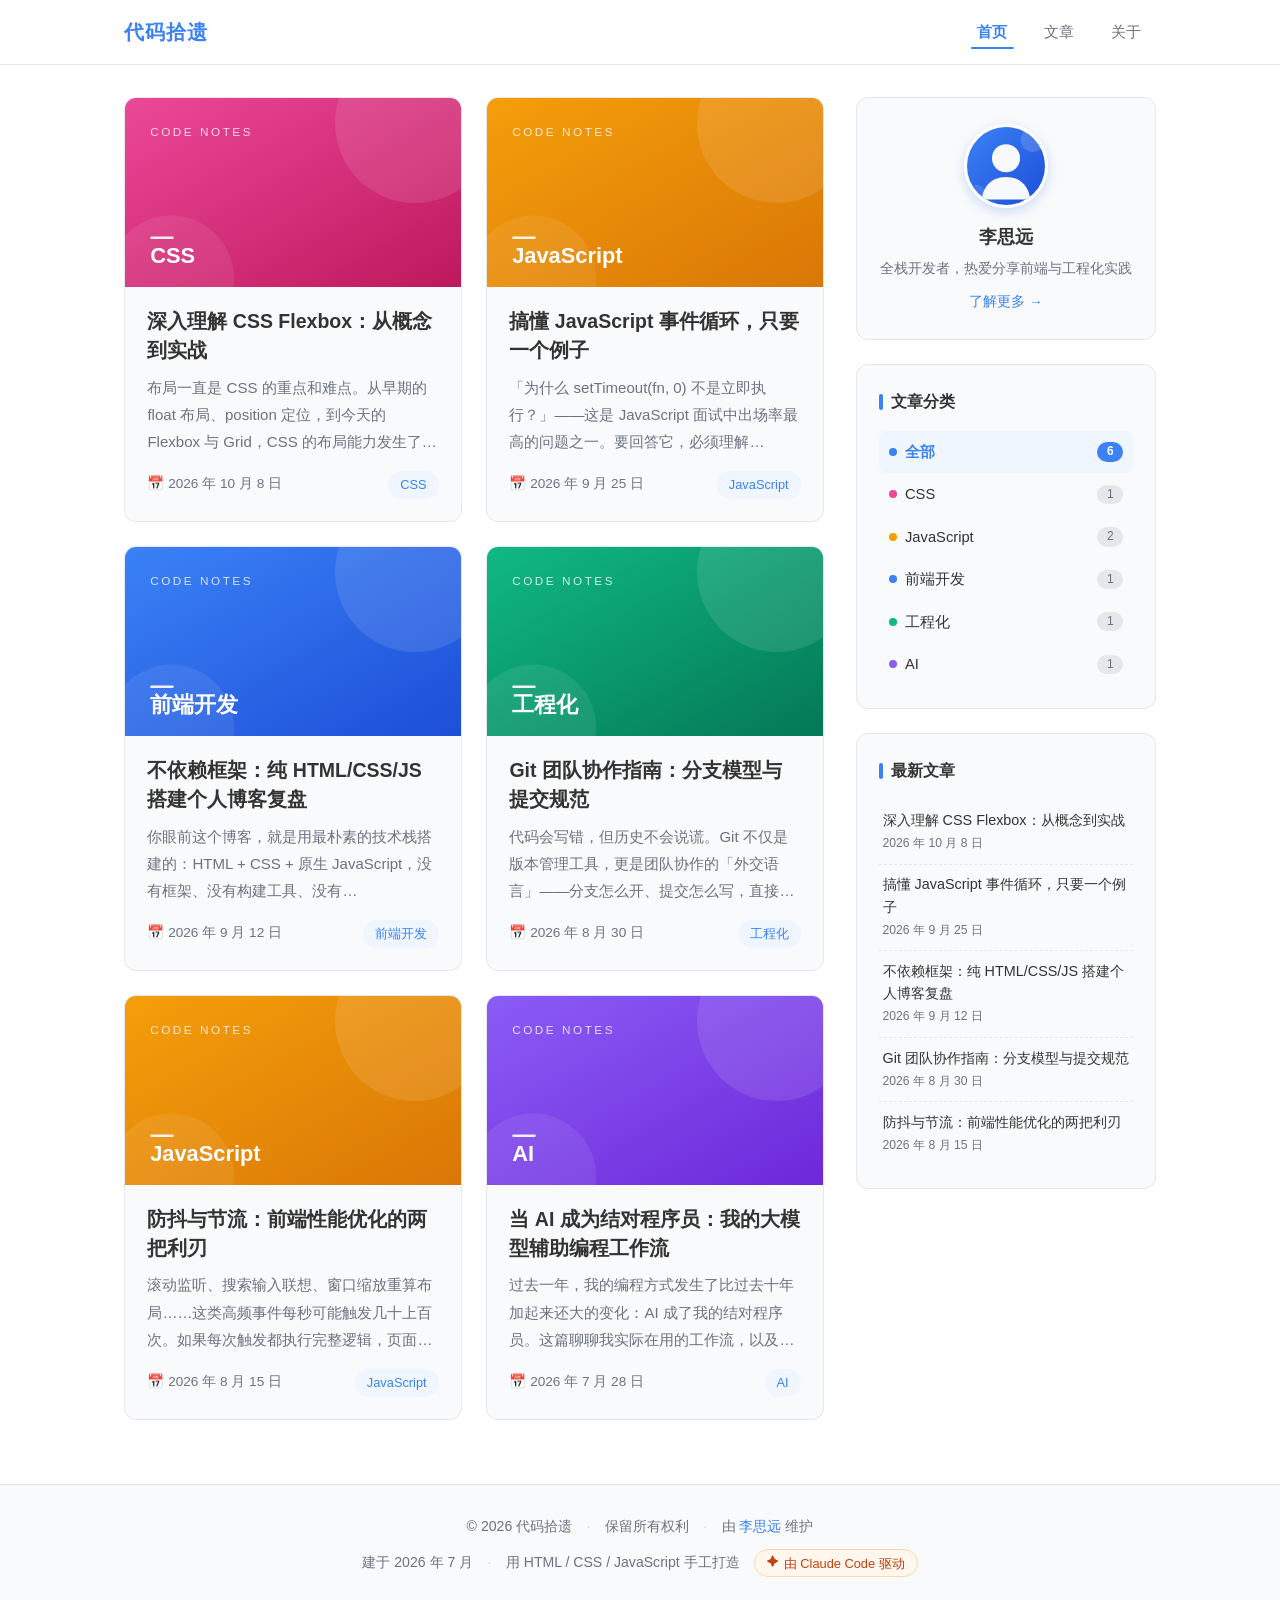
<file: index.html>
<!DOCTYPE html>
<html lang="zh-CN">
<head>
  <meta charset="UTF-8">
  <meta name="viewport" content="width=device-width, initial-scale=1.0">
  <meta name="description" content="代码拾遗 - 李思远的个人技术博客，分享前端开发、JavaScript、工程化与 AI 的实践经验">
  <title>代码拾遗 - 个人技术博客</title>
  <link rel="icon" href="assets/avatar.svg" type="image/svg+xml">
  <link rel="stylesheet" href="css/style.css">
</head>
<body data-page="home">

  <!-- ===== 顶部导航栏 ===== -->
  <header class="site-header">
    <div class="container header-inner">
      <!-- 左侧：网站名称 / Logo -->
      <a href="index.html" class="logo">代码拾遗</a>
      <!-- 右侧：导航链接（当前页高亮由 main.js 控制） -->
      <nav class="main-nav" aria-label="主导航">
        <a href="index.html" class="nav-link" data-nav="home">首页</a>
        <a href="index.html#articles" class="nav-link" data-nav="articles">文章</a>
        <a href="about.html" class="nav-link" data-nav="about">关于</a>
      </nav>
    </div>
  </header>

  <!-- ===== 主体内容区：左文章列表 + 右侧边栏 ===== -->
  <main class="container main-layout">

    <!-- 左侧：文章列表（约 70% 宽度） -->
    <section class="article-list" id="articles" aria-label="文章列表">
      <!-- 分类筛选提示条（JS 渲染） -->
      <div id="filter-bar"></div>
      <!-- 文章卡片列表（JS 渲染） -->
      <div id="article-cards"></div>
    </section>

    <!-- 右侧：侧边栏（约 30% 宽度，移动端自动移至列表下方） -->
    <aside class="sidebar" aria-label="侧边栏">
      <!-- 个人信息卡片（JS 渲染） -->
      <div class="widget" id="widget-profile"></div>
      <!-- 文章分类列表 -->
      <div class="widget">
        <h3 class="widget-title">文章分类</h3>
        <ul class="category-list" id="category-list"></ul>
      </div>
      <!-- 最新文章列表 -->
      <div class="widget">
        <h3 class="widget-title">最新文章</h3>
        <ul class="recent-list" id="recent-list"></ul>
      </div>
    </aside>

  </main>

  <!-- ===== 页脚：版权信息 / 建站时间 / 驱动标识 ===== -->
  <footer class="site-footer">
    <div class="container">
      <!-- 第一行：版权信息 -->
      <p class="footer-meta">
        <span>© 2026 代码拾遗</span>
        <span class="sep">·</span>
        <span>保留所有权利</span>
        <span class="sep">·</span>
        <span>由 <a href="about.html">李思远</a> 维护</span>
      </p>
      <!-- 第二行：建站时间 + 技术栈 + AI 驱动标识 -->
      <p class="footer-sub">
        <span>建于 2026 年 7 月</span>
        <span class="sep">·</span>
        <span>用 HTML / CSS / JavaScript 手工打造</span>
        <a class="footer-badge" href="https://claude.com/product/claude-code" target="_blank" rel="noopener" title="了解 Claude Code">
          <span class="badge-icon" aria-hidden="true">✦</span>由 Claude Code 驱动
        </a>
      </p>
    </div>
  </footer>

  <!-- 返回顶部按钮（滚动超过一屏时由 JS 显示） -->
  <button class="back-to-top" id="back-to-top" type="button" aria-label="返回顶部" title="返回顶部">↑</button>

  <script src="js/data.js"></script>
  <script src="js/main.js"></script>
</body>
</html>
</file>
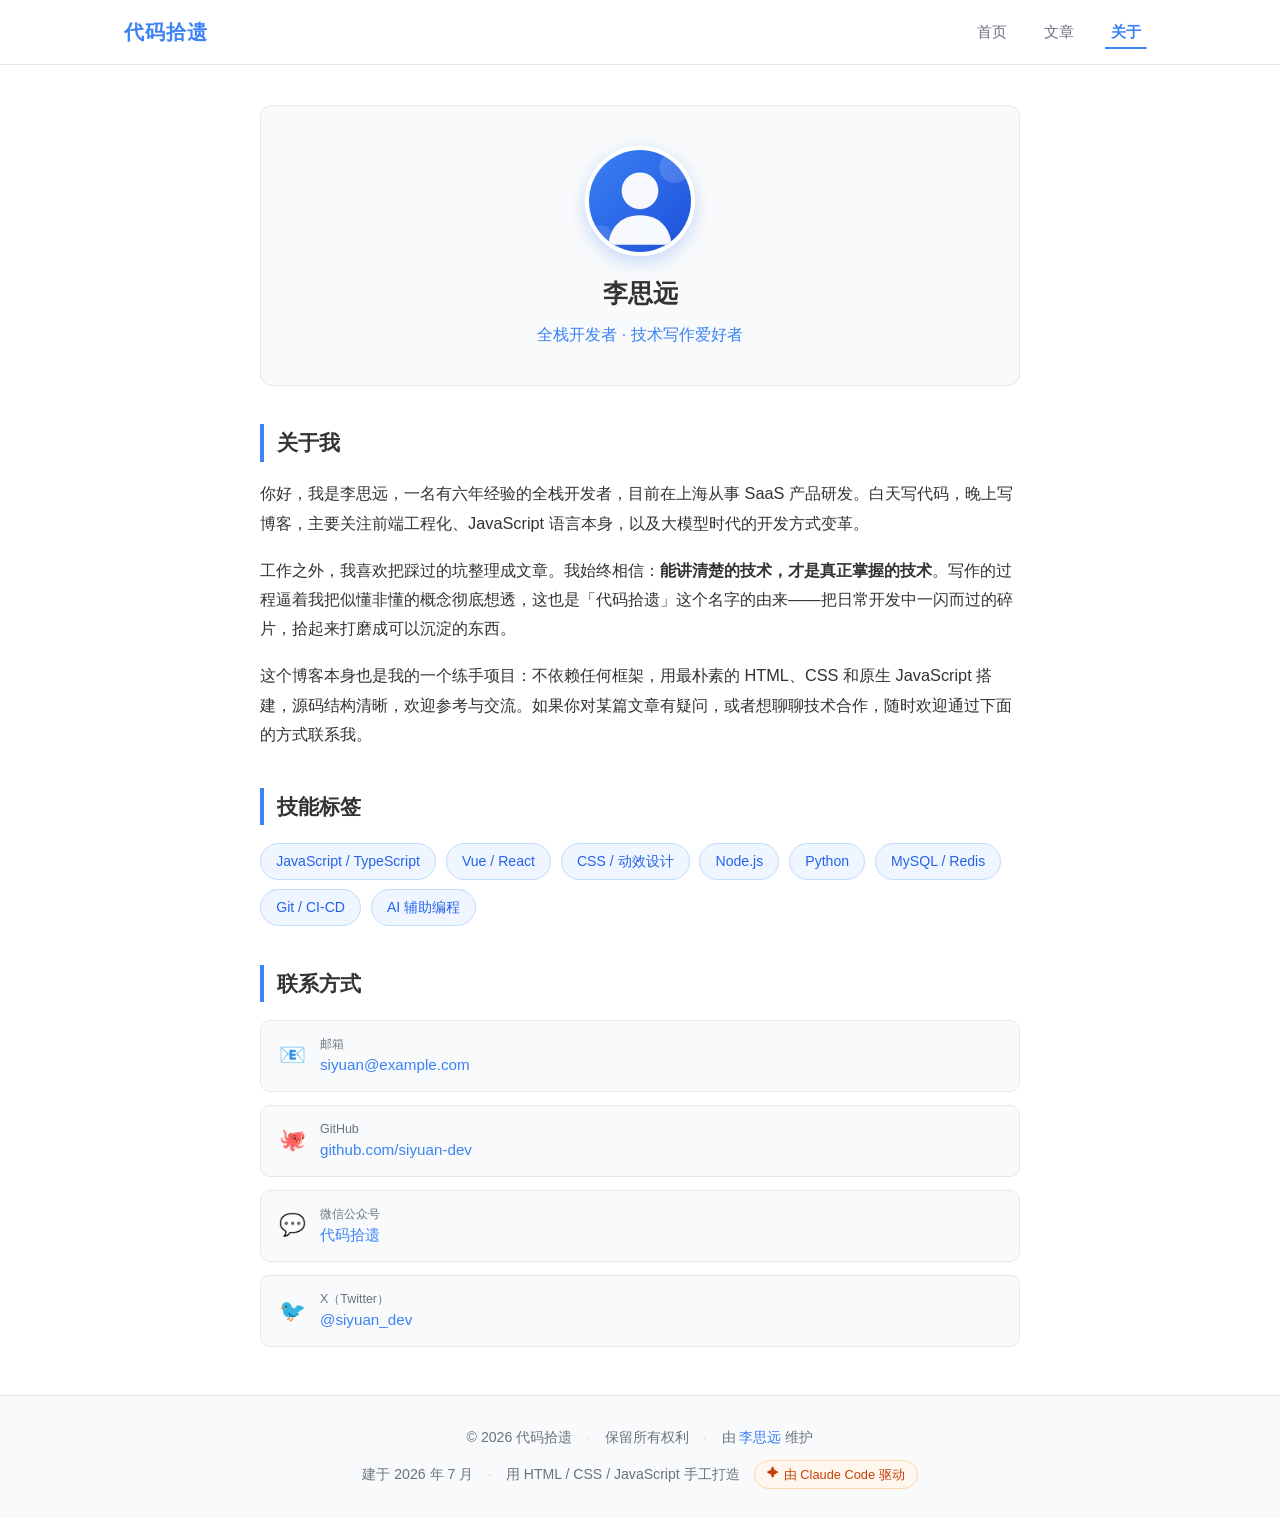
<file: about.html>
<!DOCTYPE html>
<html lang="zh-CN">
<head>
  <meta charset="UTF-8">
  <meta name="viewport" content="width=device-width, initial-scale=1.0">
  <meta name="description" content="关于李思远 - 全栈开发者，技术写作爱好者">
  <title>关于我 - 代码拾遗</title>
  <link rel="icon" href="assets/avatar.svg" type="image/svg+xml">
  <link rel="stylesheet" href="css/style.css">
</head>
<body data-page="about">

  <!-- ===== 顶部导航栏 ===== -->
  <header class="site-header">
    <div class="container header-inner">
      <a href="index.html" class="logo">代码拾遗</a>
      <nav class="main-nav" aria-label="主导航">
        <a href="index.html" class="nav-link" data-nav="home">首页</a>
        <a href="index.html#articles" class="nav-link" data-nav="articles">文章</a>
        <a href="about.html" class="nav-link" data-nav="about">关于</a>
      </nav>
    </div>
  </header>

  <!-- ===== 主体内容区 ===== -->
  <main class="container">
    <div class="about-wrap">

      <!-- 个人头像 + 姓名 + 一句话介绍 -->
      <section class="about-hero">
        <img class="about-avatar" src="assets/avatar.svg" alt="李思远的头像">
        <h1 class="about-name">李思远</h1>
        <p class="about-tagline">全栈开发者 · 技术写作爱好者</p>
      </section>

      <!-- 自我介绍（三段） -->
      <section class="about-section">
        <h2>关于我</h2>
        <p>你好，我是李思远，一名有六年经验的全栈开发者，目前在上海从事 SaaS 产品研发。白天写代码，晚上写博客，主要关注前端工程化、JavaScript 语言本身，以及大模型时代的开发方式变革。</p>
        <p>工作之外，我喜欢把踩过的坑整理成文章。我始终相信：<strong>能讲清楚的技术，才是真正掌握的技术</strong>。写作的过程逼着我把似懂非懂的概念彻底想透，这也是「代码拾遗」这个名字的由来——把日常开发中一闪而过的碎片，拾起来打磨成可以沉淀的东西。</p>
        <p>这个博客本身也是我的一个练手项目：不依赖任何框架，用最朴素的 HTML、CSS 和原生 JavaScript 搭建，源码结构清晰，欢迎参考与交流。如果你对某篇文章有疑问，或者想聊聊技术合作，随时欢迎通过下面的方式联系我。</p>
      </section>

      <!-- 技能标签列表 -->
      <section class="about-section">
        <h2>技能标签</h2>
        <ul class="skill-list">
          <li class="skill-tag">JavaScript / TypeScript</li>
          <li class="skill-tag">Vue / React</li>
          <li class="skill-tag">CSS / 动效设计</li>
          <li class="skill-tag">Node.js</li>
          <li class="skill-tag">Python</li>
          <li class="skill-tag">MySQL / Redis</li>
          <li class="skill-tag">Git / CI-CD</li>
          <li class="skill-tag">AI 辅助编程</li>
        </ul>
      </section>

      <!-- 联系方式 -->
      <section class="about-section">
        <h2>联系方式</h2>
        <ul class="contact-list">
          <li class="contact-item">
            <span class="contact-icon" aria-hidden="true">📧</span>
            <div class="contact-info">
              <span class="contact-label">邮箱</span>
              <a href="mailto:siyuan@example.com">siyuan@example.com</a>
            </div>
          </li>
          <li class="contact-item">
            <span class="contact-icon" aria-hidden="true">🐙</span>
            <div class="contact-info">
              <span class="contact-label">GitHub</span>
              <a href="https://github.com/siyuan-dev" target="_blank" rel="noopener">github.com/siyuan-dev</a>
            </div>
          </li>
          <li class="contact-item">
            <span class="contact-icon" aria-hidden="true">💬</span>
            <div class="contact-info">
              <span class="contact-label">微信公众号</span>
              <span class="contact-value">代码拾遗</span>
            </div>
          </li>
          <li class="contact-item">
            <span class="contact-icon" aria-hidden="true">🐦</span>
            <div class="contact-info">
              <span class="contact-label">X（Twitter）</span>
              <a href="https://x.com/siyuan_dev" target="_blank" rel="noopener">@siyuan_dev</a>
            </div>
          </li>
        </ul>
      </section>

    </div>
  </main>

  <!-- ===== 页脚：版权信息 / 建站时间 / 驱动标识 ===== -->
  <footer class="site-footer">
    <div class="container">
      <!-- 第一行：版权信息 -->
      <p class="footer-meta">
        <span>© 2026 代码拾遗</span>
        <span class="sep">·</span>
        <span>保留所有权利</span>
        <span class="sep">·</span>
        <span>由 <a href="about.html">李思远</a> 维护</span>
      </p>
      <!-- 第二行：建站时间 + 技术栈 + AI 驱动标识 -->
      <p class="footer-sub">
        <span>建于 2026 年 7 月</span>
        <span class="sep">·</span>
        <span>用 HTML / CSS / JavaScript 手工打造</span>
        <a class="footer-badge" href="https://claude.com/product/claude-code" target="_blank" rel="noopener" title="了解 Claude Code">
          <span class="badge-icon" aria-hidden="true">✦</span>由 Claude Code 驱动
        </a>
      </p>
    </div>
  </footer>

  <!-- 返回顶部按钮（滚动超过一屏时由 JS 显示） -->
  <button class="back-to-top" id="back-to-top" type="button" aria-label="返回顶部" title="返回顶部">↑</button>

  <script src="js/data.js"></script>
  <script src="js/main.js"></script>
</body>
</html>
</file>
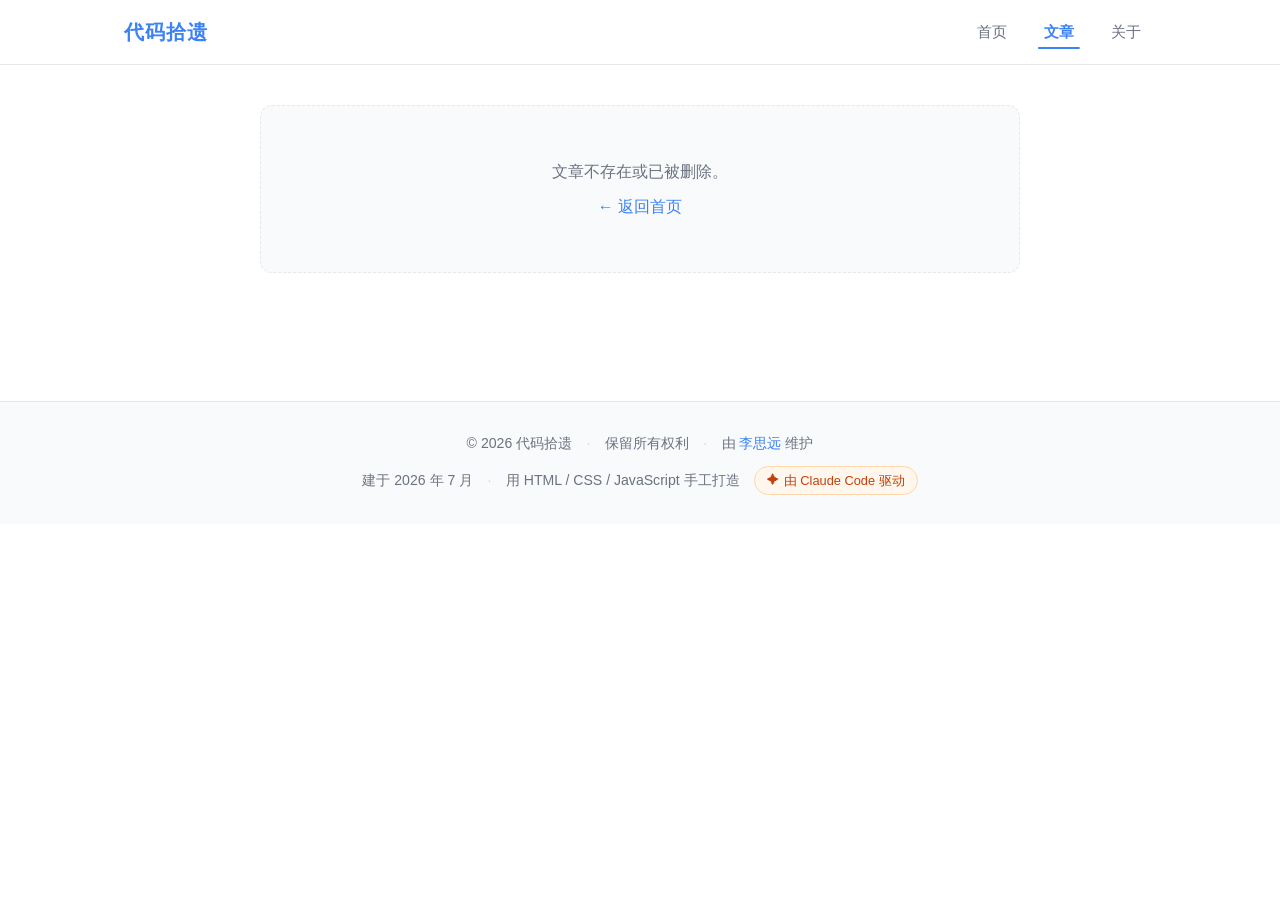
<file: article.html>
<!DOCTYPE html>
<html lang="zh-CN">
<head>
  <meta charset="UTF-8">
  <meta name="viewport" content="width=device-width, initial-scale=1.0">
  <meta name="description" content="代码拾遗 - 技术文章详情页">
  <title>文章详情 - 代码拾遗</title>
  <link rel="icon" href="assets/avatar.svg" type="image/svg+xml">
  <link rel="stylesheet" href="css/style.css">
</head>
<body data-page="article">

  <!-- ===== 顶部导航栏 ===== -->
  <header class="site-header">
    <div class="container header-inner">
      <a href="index.html" class="logo">代码拾遗</a>
      <nav class="main-nav" aria-label="主导航">
        <a href="index.html" class="nav-link" data-nav="home">首页</a>
        <a href="index.html#articles" class="nav-link" data-nav="articles">文章</a>
        <a href="about.html" class="nav-link" data-nav="about">关于</a>
      </nav>
    </div>
  </header>

  <!-- ===== 主体内容区 ===== -->
  <main class="container">
    <div class="article-wrap">

      <!-- 文章详情（JS 根据 URL 参数 ?id= 渲染）：
           顶部：标题、作者、发布日期、分类标签
           正文：支持标题、段落、代码块、图片 -->
      <article class="article-detail" id="article-detail">
        <noscript>本页面需要启用 JavaScript 才能加载文章内容。</noscript>
      </article>

      <!-- 底部导航：上一篇 / 下一篇 -->
      <nav class="article-pager" id="article-pager" aria-label="上一篇下一篇导航"></nav>

    </div>
  </main>

  <!-- ===== 页脚：版权信息 / 建站时间 / 驱动标识 ===== -->
  <footer class="site-footer">
    <div class="container">
      <!-- 第一行：版权信息 -->
      <p class="footer-meta">
        <span>© 2026 代码拾遗</span>
        <span class="sep">·</span>
        <span>保留所有权利</span>
        <span class="sep">·</span>
        <span>由 <a href="about.html">李思远</a> 维护</span>
      </p>
      <!-- 第二行：建站时间 + 技术栈 + AI 驱动标识 -->
      <p class="footer-sub">
        <span>建于 2026 年 7 月</span>
        <span class="sep">·</span>
        <span>用 HTML / CSS / JavaScript 手工打造</span>
        <a class="footer-badge" href="https://claude.com/product/claude-code" target="_blank" rel="noopener" title="了解 Claude Code">
          <span class="badge-icon" aria-hidden="true">✦</span>由 Claude Code 驱动
        </a>
      </p>
    </div>
  </footer>

  <!-- 返回顶部按钮（滚动超过一屏时由 JS 显示） -->
  <button class="back-to-top" id="back-to-top" type="button" aria-label="返回顶部" title="返回顶部">↑</button>

  <script src="js/data.js"></script>
  <script src="js/main.js"></script>
</body>
</html>
</file>
<file: css/style.css>
/* =========================================================
 * 代码拾遗 · 全站样式
 * 配色：白底 #ffffff / 主文字 #333333 / 强调 #3b82f6 / 卡片 #f9fafb
 * ========================================================= */

/* ---------- 变量与基础重置 ---------- */
:root {
  --bg: #ffffff;          /* 页面背景 */
  --text: #333333;        /* 主文字 */
  --text-light: #6b7280;  /* 次要文字 */
  --accent: #3b82f6;      /* 强调色 */
  --accent-dark: #2563eb; /* 强调色（悬停） */
  --accent-bg: #eff6ff;   /* 强调色浅背景 */
  --card-bg: #f9fafb;     /* 卡片背景 */
  --border: #e5e7eb;      /* 边框 */
  --radius: 12px;         /* 圆角 */
  --max-width: 1080px;    /* 内容最大宽度 */
  --line-height: 1.8;     /* 正文行高（阅读舒适） */
  --font-mono: Consolas, Monaco, "Courier New", monospace;
}

* {
  margin: 0;
  padding: 0;
  box-sizing: border-box;
}

html {
  scroll-behavior: smooth; /* 锚点平滑滚动 */
}

body {
  font-family: -apple-system, BlinkMacSystemFont, "Segoe UI", "PingFang SC",
    "Hiragino Sans GB", "Microsoft YaHei", sans-serif; /* 系统默认字体 */
  color: var(--text);
  background: var(--bg);
  line-height: var(--line-height);
  -webkit-font-smoothing: antialiased;
}

img {
  max-width: 100%;
  display: block;
}

a {
  color: inherit;
  text-decoration: none;
}

ul,
ol {
  list-style: none;
}

.container {
  max-width: var(--max-width);
  margin: 0 auto;
  padding: 0 1.5rem;
}

/* ---------- 顶部导航栏（吸顶式） ---------- */
/* position: sticky：页面往下滚动时，导航栏始终固定在顶部 */
.site-header {
  position: sticky;
  top: 0;
  z-index: 100;
  background: rgba(255, 255, 255, 0.92);
  backdrop-filter: blur(8px);
  border-bottom: 1px solid var(--border);
  transition: box-shadow 0.25s ease;
}

/* 页面滚动后加深投影，突出吸顶层次（由 main.js 切换） */
.site-header.scrolled {
  box-shadow: 0 2px 12px rgba(0, 0, 0, 0.08);
}

.header-inner {
  display: flex;
  align-items: center;
  justify-content: space-between; /* 左 Logo 右导航 */
  height: 64px;
}

.logo {
  font-size: 1.25rem;
  font-weight: 700;
  color: var(--accent);
  letter-spacing: 1px;
}

.main-nav {
  display: flex;
  gap: 0.4rem;
}

.nav-link {
  position: relative; /* 为下划线指示条提供定位基准 */
  padding: 0.35rem 0.95rem;
  font-size: 0.95rem;
  color: var(--text-light);
  transition: color 0.2s;
}

/* 下划线指示条：默认宽度为 0，悬停 / 当前页时从中间展开 */
.nav-link::after {
  content: "";
  position: absolute;
  left: 50%;
  bottom: 2px;
  width: 0;
  height: 2px;
  border-radius: 1px;
  background: var(--accent);
  transform: translateX(-50%);
  transition: width 0.25s ease;
}

.nav-link:hover {
  color: var(--accent);
}

.nav-link:hover::after {
  width: 60%;
}

/* 当前页面高亮：文字变主题色 + 下划线常驻 */
.nav-link.active {
  color: var(--accent);
  font-weight: 600;
}

.nav-link.active::after {
  width: 70%;
}

/* ---------- 首页主布局：左 70% 文章列表 + 右 30% 侧边栏 ---------- */
.main-layout {
  display: flex;
  align-items: flex-start;
  gap: 2rem;
  padding-top: 2rem;
  padding-bottom: 2rem;
}

.article-list {
  flex: 1;
  min-width: 0; /* 允许内部长内容正常收缩 */
}

.sidebar {
  width: 300px;
  flex-shrink: 0;
}

/* ---------- 文章卡片（网格布局） ---------- */
#article-cards {
  display: grid;
  grid-template-columns: repeat(2, 1fr); /* 桌面端两列卡片 */
  gap: 1.5rem;                           /* 卡片之间均匀间距 */
}

.article-card {
  display: flex;
  flex-direction: column; /* 内容自适应，meta 信息沉底对齐 */
  background: var(--card-bg);
  border: 1px solid var(--border);
  border-radius: var(--radius);
  overflow: hidden;
  transition: transform 0.25s ease, box-shadow 0.25s ease;
}

.article-card:hover {
  transform: translateY(-4px); /* 悬停时微微上浮 */
  box-shadow: 0 12px 26px rgba(0, 0, 0, 0.10);
}

.card-cover img {
  width: 100%;
  aspect-ratio: 16 / 9;
  object-fit: cover;
}

.card-body {
  display: flex;
  flex-direction: column;
  flex: 1; /* 撑满卡片剩余高度，保证同行卡片等高 */
  padding: 1.25rem 1.4rem 1.4rem;
}

.card-title {
  font-size: 1.22rem;
  line-height: 1.5;
  margin-bottom: 0.5rem;
  transition: color 0.2s;
}

.article-card:hover .card-title {
  color: var(--accent);
}

/* 摘要最多显示三行，超出省略 */
.card-summary {
  color: var(--text-light);
  font-size: 0.94rem;
  display: -webkit-box;
  -webkit-line-clamp: 3;
  -webkit-box-orient: vertical;
  overflow: hidden;
}

.card-meta {
  display: flex;
  align-items: center;
  justify-content: space-between;
  margin-top: auto; /* 推到卡片底部，与同行卡片对齐 */
  padding-top: 1rem;
  font-size: 0.85rem;
  color: var(--text-light);
}

/* 分类标签（胶囊样式） */
.tag {
  background: var(--accent-bg);
  color: var(--accent);
  padding: 0.15rem 0.75rem;
  border-radius: 999px;
  font-size: 0.8rem;
  white-space: nowrap;
}

/* ---------- 分类筛选提示条 ---------- */
.filter-bar {
  display: flex;
  align-items: center;
  justify-content: space-between;
  margin-bottom: 1.25rem;
  padding: 0.6rem 1rem;
  background: var(--accent-bg);
  border: 1px solid #bfdbfe;
  border-radius: 10px;
  color: var(--accent-dark);
  font-size: 0.9rem;
}

.filter-clear {
  background: none;
  border: none;
  color: var(--accent-dark);
  font-size: 0.85rem;
  cursor: pointer;
}

.filter-clear:hover {
  text-decoration: underline;
}

/* ---------- 空状态提示 ---------- */
.empty-tip {
  text-align: center;
  color: var(--text-light);
  background: var(--card-bg);
  border: 1px dashed var(--border);
  border-radius: var(--radius);
  padding: 3rem 1.5rem;
  line-height: 2.2;
}

/* 空状态提示横跨网格整行 */
#article-cards .empty-tip {
  grid-column: 1 / -1;
}

.empty-tip a {
  color: var(--accent);
}

/* ---------- 侧边栏组件 ---------- */
.widget {
  background: var(--card-bg);
  border: 1px solid var(--border);
  border-radius: var(--radius);
  padding: 1.4rem;
}

.widget + .widget,
.sidebar .widget {
  margin-bottom: 1.5rem;
}

.widget-title {
  display: flex;
  align-items: center;
  gap: 0.5rem;
  font-size: 1.02rem;
  margin-bottom: 0.9rem;
}

/* 标题前的蓝色小竖条 */
.widget-title::before {
  content: "";
  width: 4px;
  height: 16px;
  border-radius: 2px;
  background: var(--accent);
}

/* 个人信息卡片 */
.profile-card {
  text-align: center;
}

.avatar {
  width: 84px;
  height: 84px;
  border-radius: 50%;
  margin: 0.2rem auto 0.8rem;
  border: 3px solid #ffffff;
  box-shadow: 0 4px 12px rgba(59, 130, 246, 0.25);
}

.profile-name {
  font-size: 1.15rem;
  margin-bottom: 0.2rem;
}

.profile-bio {
  color: var(--text-light);
  font-size: 0.88rem;
  line-height: 1.6;
}

.profile-link {
  display: inline-block;
  margin-top: 0.7rem;
  font-size: 0.85rem;
  color: var(--accent);
}

.profile-link:hover {
  color: var(--accent-dark);
}

/* 文章分类列表 */
.category-item {
  display: flex;
  align-items: center;
  justify-content: space-between;
  gap: 0.5rem;
  width: 100%;
  padding: 0.5rem 0.6rem;
  border: none;
  border-radius: 8px;
  background: none;
  font: inherit;
  font-size: 0.92rem;
  color: var(--text);
  cursor: pointer;
  transition: background 0.15s, color 0.15s;
}

.cat-left {
  display: flex;
  align-items: center;
  gap: 0.5rem;
  min-width: 0;
}

/* 分类色点：与该分类文章封面渐变的起始色一致 */
.cat-dot {
  width: 8px;
  height: 8px;
  border-radius: 50%;
  flex-shrink: 0;
}

.category-item:hover {
  background: var(--accent-bg);
  color: var(--accent);
}

.category-item.active {
  background: var(--accent-bg);
  color: var(--accent);
  font-weight: 600;
}

.cat-count {
  min-width: 1.6rem;
  padding: 0 0.5rem;
  border-radius: 999px;
  background: #e5e7eb;
  color: var(--text-light);
  font-size: 0.75rem;
  text-align: center;
  line-height: 1.6;
}

.category-item.active .cat-count {
  background: var(--accent);
  color: #ffffff;
}

/* 最新文章列表 */
.recent-item {
  display: flex;
  flex-direction: column;
  gap: 0.1rem;
  padding: 0.55rem 0.2rem;
  border-bottom: 1px dashed var(--border);
}

.recent-list li:last-child .recent-item {
  border-bottom: none;
}

.recent-title {
  font-size: 0.9rem;
  line-height: 1.55;
  transition: color 0.15s;
}

.recent-item:hover .recent-title {
  color: var(--accent);
}

.recent-date {
  font-size: 0.76rem;
  color: var(--text-light);
}

/* ---------- 文章详情页 ---------- */
.article-wrap {
  max-width: 760px;
  margin: 0 auto;
  padding: 2.5rem 0 1rem;
}

.article-header {
  padding-bottom: 1.5rem;
  border-bottom: 1px solid var(--border);
}

.article-title {
  font-size: 1.85rem;
  line-height: 1.45;
  margin-bottom: 1rem;
}

.article-meta {
  display: flex;
  flex-wrap: wrap;
  align-items: center;
  gap: 0.6rem;
  font-size: 0.9rem;
  color: var(--text-light);
}

.meta-author {
  display: flex;
  align-items: center;
  gap: 0.45rem;
}

.avatar-mini {
  width: 26px;
  height: 26px;
  border-radius: 50%;
  border: 1px solid var(--border);
}

.article-cover {
  margin-top: 1.8rem;
}

.article-cover img {
  width: 100%;
  aspect-ratio: 16 / 9;
  object-fit: cover;
  border-radius: var(--radius);
}

/* ---------- 正文排版（标题 / 段落 / 代码块 / 图片 / 引用） ---------- */
.article-content {
  margin-top: 2rem;
  font-size: 1.02rem;
}

.article-content h2 {
  margin: 2.2rem 0 0.9rem;
  padding-left: 0.8rem;
  border-left: 4px solid var(--accent);
  font-size: 1.35rem;
  line-height: 1.5;
}

.article-content h3 {
  margin: 1.8rem 0 0.7rem;
  font-size: 1.15rem;
}

.article-content p {
  margin-bottom: 1.1rem;
}

.article-content ul,
.article-content ol {
  padding-left: 1.6rem;
  margin-bottom: 1.1rem;
  list-style: initial;
}

.article-content ol {
  list-style: decimal;
}

.article-content li {
  margin-bottom: 0.35rem;
}

.article-content a {
  color: var(--accent);
  text-decoration: underline;
}

.article-content strong {
  color: #1f2937;
}

.article-content img {
  border-radius: var(--radius);
  margin: 1.2rem auto;
}

/* 行内代码 */
.article-content code {
  font-family: var(--font-mono);
  font-size: 0.88em;
  background: #f1f5f9;
  color: #be185d;
  padding: 0.1em 0.4em;
  border-radius: 6px;
}

/* 代码块（深色） */
.article-content pre {
  background: #1e293b;
  border-radius: 10px;
  padding: 1.1rem 1.3rem;
  margin: 1.3rem 0;
  overflow-x: auto;
  line-height: 1.6;
}

.article-content pre code {
  background: none;
  color: #e2e8f0;
  padding: 0;
  font-size: 0.88rem;
}

/* 引用块 */
.article-content blockquote {
  margin: 1.5rem 0;
  padding: 0.9rem 1.2rem;
  background: var(--accent-bg);
  border-left: 4px solid var(--accent);
  border-radius: 0 8px 8px 0;
  color: #1e40af;
}

.article-content blockquote p:last-child {
  margin-bottom: 0;
}

/* ---------- 上一篇 / 下一篇 ---------- */
.article-pager {
  display: flex;
  gap: 1rem;
  margin: 2.5rem 0;
}

.pager-link {
  display: flex;
  flex-direction: column;
  gap: 0.2rem;
  flex: 1;
  min-width: 0;
  padding: 1rem 1.2rem;
  background: var(--card-bg);
  border: 1px solid var(--border);
  border-radius: var(--radius);
  transition: border-color 0.2s;
}

.pager-link:hover {
  border-color: var(--accent);
}

.pager-link.next {
  text-align: right;
}

.pager-link.is-empty {
  opacity: 0.55;
}

.pager-label {
  font-size: 0.8rem;
  color: var(--text-light);
}

.pager-title {
  font-size: 0.95rem;
  font-weight: 600;
  overflow: hidden;
  text-overflow: ellipsis;
  white-space: nowrap;
}

.pager-link:hover .pager-title {
  color: var(--accent);
}

/* ---------- 关于页 ---------- */
.about-wrap {
  max-width: 760px;
  margin: 0 auto;
  padding: 2.5rem 0 1rem;
}

.about-hero {
  text-align: center;
  background: var(--card-bg);
  border: 1px solid var(--border);
  border-radius: var(--radius);
  padding: 2.5rem 1.5rem 2.2rem;
}

.about-avatar {
  width: 110px;
  height: 110px;
  border-radius: 50%;
  margin: 0 auto 1rem;
  border: 4px solid #ffffff;
  box-shadow: 0 6px 18px rgba(59, 130, 246, 0.28);
}

.about-name {
  font-size: 1.55rem;
  margin-bottom: 0.3rem;
}

.about-tagline {
  color: var(--accent);
  font-size: 0.98rem;
}

.about-section {
  margin-top: 2.4rem;
}

.about-section h2 {
  display: flex;
  align-items: center;
  gap: 0.5rem;
  font-size: 1.3rem;
  margin-bottom: 1.1rem;
  padding-left: 0.8rem;
  border-left: 4px solid var(--accent);
}

.about-section p {
  margin-bottom: 1.1rem;
  font-size: 1.02rem;
}

/* 技能标签 */
.skill-list {
  display: flex;
  flex-wrap: wrap;
  gap: 0.6rem;
}

.skill-tag {
  background: var(--accent-bg);
  color: var(--accent-dark);
  border: 1px solid #bfdbfe;
  padding: 0.3rem 0.95rem;
  border-radius: 999px;
  font-size: 0.88rem;
  transition: background 0.2s, color 0.2s;
}

.skill-tag:hover {
  background: var(--accent);
  border-color: var(--accent);
  color: #ffffff;
}

/* 联系方式 */
.contact-list {
  display: grid;
  gap: 0.8rem;
}

.contact-item {
  display: flex;
  align-items: center;
  gap: 0.9rem;
  padding: 0.9rem 1.1rem;
  background: var(--card-bg);
  border: 1px solid var(--border);
  border-radius: 10px;
  transition: border-color 0.2s, transform 0.2s;
}

.contact-item:hover {
  border-color: var(--accent);
  transform: translateX(3px);
}

.contact-icon {
  font-size: 1.35rem;
}

.contact-info {
  display: flex;
  flex-direction: column;
  line-height: 1.5;
}

.contact-label {
  font-size: 0.78rem;
  color: var(--text-light);
}

.contact-info a,
.contact-value {
  color: var(--accent);
  font-size: 0.95rem;
}

.contact-info a:hover {
  text-decoration: underline;
}

/* ---------- 页脚 ---------- */
.site-footer {
  margin-top: 2rem;
  padding: 1.8rem 0;
  border-top: 1px solid var(--border);
  background: var(--card-bg);
  text-align: center;
  color: var(--text-light);
  font-size: 0.88rem;
}

.site-footer a {
  color: var(--accent);
}

.site-footer a:hover {
  text-decoration: underline;
}

/* 页脚信息行：居中排布，空间不足时自动换行 */
.footer-meta,
.footer-sub {
  display: flex;
  flex-wrap: wrap;
  align-items: center;
  justify-content: center;
  gap: 0.2rem 0.9rem;
}

.footer-sub {
  margin-top: 0.6rem;
}

/* 信息行之间的分隔点 */
.footer-meta .sep,
.footer-sub .sep {
  color: #d1d5db;
}

/* “由 Claude Code 驱动”徽章（Claude 珊瑚橙色系） */
.site-footer .footer-badge {
  display: inline-flex;
  align-items: center;
  gap: 0.3rem;
  padding: 0.12rem 0.75rem;
  border: 1px solid #fed7aa;
  border-radius: 999px;
  background: #fff7ed;
  color: #c2410c;
  font-size: 0.8rem;
  transition: border-color 0.2s ease, background 0.2s ease, box-shadow 0.2s ease;
}

.site-footer .footer-badge:hover {
  border-color: #fb923c;
  background: #ffedd5;
  box-shadow: 0 2px 8px rgba(249, 115, 22, 0.15);
  text-decoration: none;
}

.site-footer .badge-icon {
  font-size: 0.75rem;
}

/* ---------- 返回顶部按钮 ---------- */
.back-to-top {
  position: fixed;
  right: 1.5rem;
  bottom: 1.5rem;
  width: 44px;
  height: 44px;
  border: none;
  border-radius: 50%;
  background: var(--accent);
  color: #ffffff;
  font-family: inherit;
  font-size: 1.15rem;
  cursor: pointer;
  box-shadow: 0 4px 14px rgba(59, 130, 246, 0.4);
  opacity: 0;              /* 默认隐藏 */
  visibility: hidden;
  transform: translateY(12px);
  transition: opacity 0.3s ease, transform 0.3s ease, visibility 0.3s,
    background 0.2s ease;
  z-index: 90;
}

/* 滚动超过一屏后显示（由 main.js 切换） */
.back-to-top.visible {
  opacity: 1;
  visibility: visible;
  transform: translateY(0);
}

.back-to-top.visible:hover {
  background: var(--accent-dark);
  transform: translateY(-3px);
}

/* ---------- 响应式：手机端单栏布局（侧边栏移到底部） ---------- */
@media (max-width: 768px) {
  .header-inner {
    height: 56px;
  }

  .logo {
    font-size: 1.1rem;
  }

  .nav-link {
    padding: 0.3rem 0.7rem;
    font-size: 0.88rem;
  }

  /* 两栏 → 单栏：侧边栏自然落到文章列表下方 */
  .main-layout {
    flex-direction: column;
    gap: 1.5rem;
    padding-top: 1.5rem;
  }

  .sidebar {
    width: 100%;
  }

  .article-wrap,
  .about-wrap {
    padding-top: 1.5rem;
  }

  /* 手机端卡片单列显示 */
  #article-cards {
    grid-template-columns: 1fr;
  }

  .article-title {
    font-size: 1.45rem;
  }

  .card-title {
    font-size: 1.1rem;
  }

  .article-content {
    font-size: 1rem;
  }

  /* 上下篇改为纵向排列 */
  .article-pager {
    flex-direction: column;
  }

  .pager-link.next {
    text-align: left;
  }

  .about-hero {
    padding: 2rem 1.2rem 1.8rem;
  }
}
</file>
